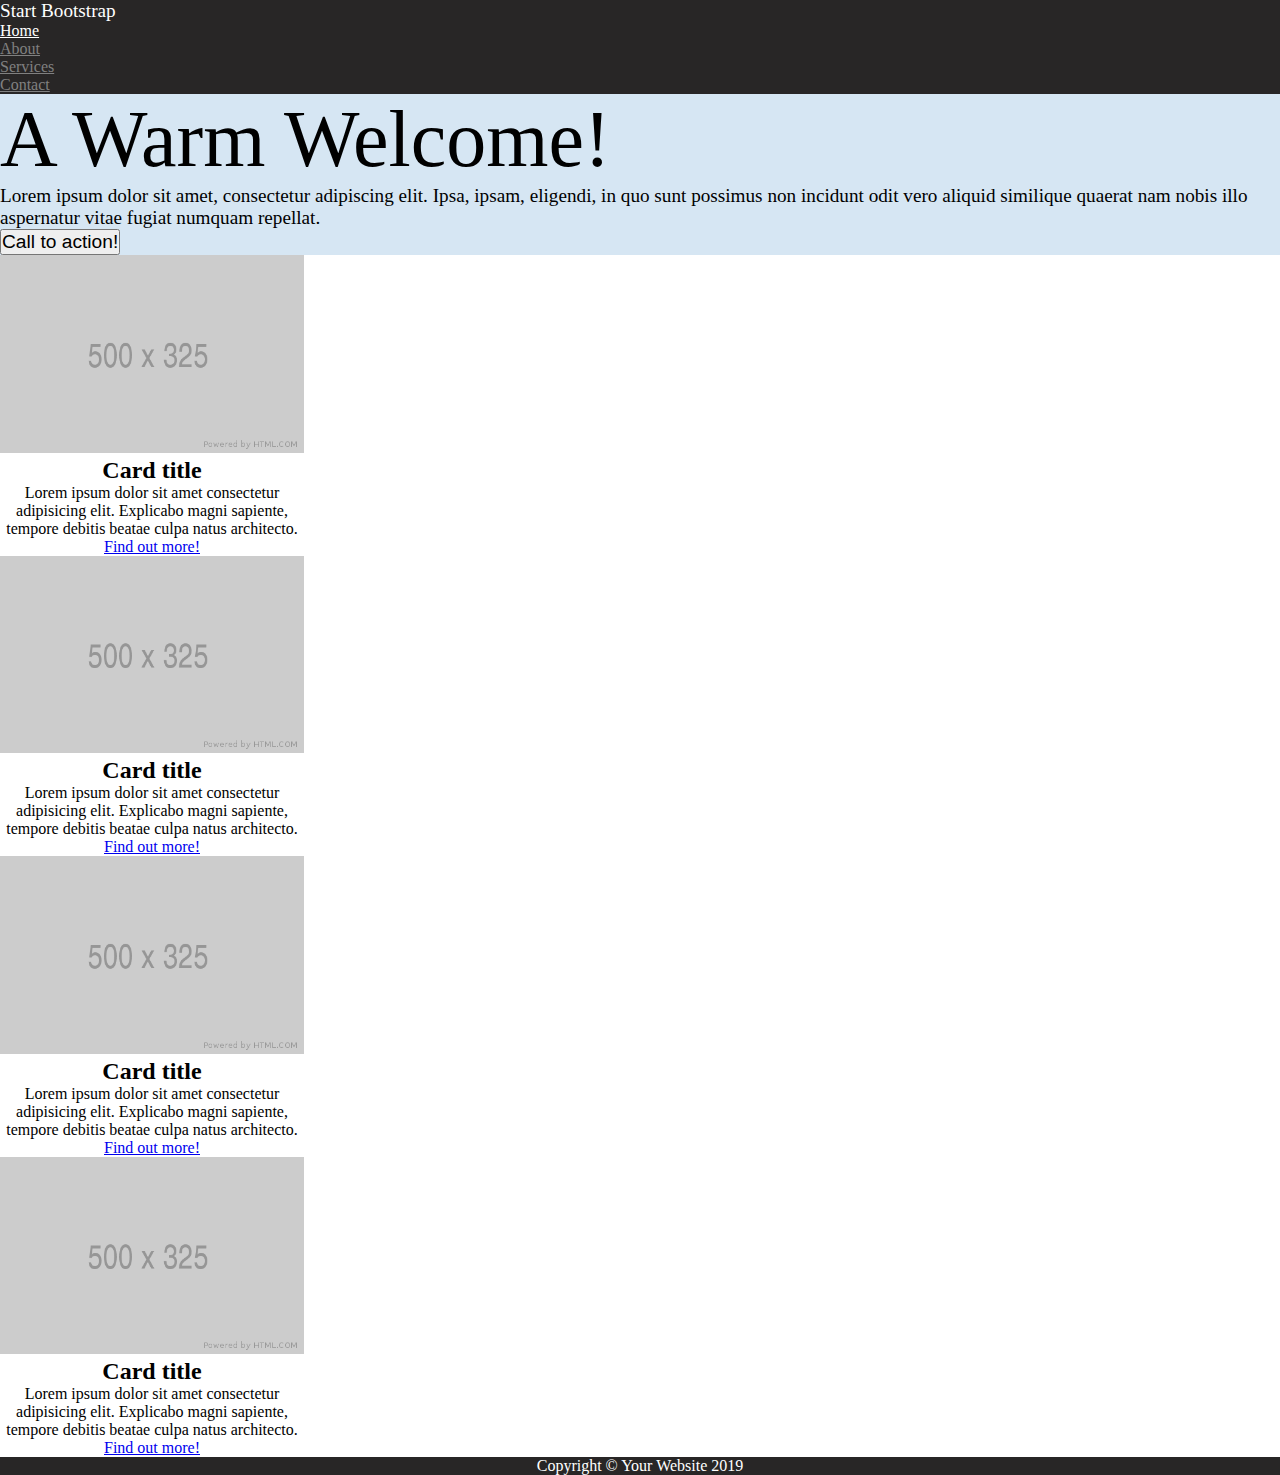
<file: Bootstrap_example/index.html>
<!DOCTYPE html>
<html lang="en">
  <head>
    <meta charset="UTF-8" />
    <meta
      name="viewport"
      content="width=device-width,
      initial-scale=1.0
      shrink-to-fit=no"
    />
    <title>Start Bootstrap</title>
    <link
      href="https://cdn.jsdelivr.net/npm/bootstrap@5.3.2/dist/css/bootstrap.min.css"
      rel="stylesheet"
      integrity="sha384-T3c6CoIi6uLrA9TneNEoa7RxnatzjcDSCmG1MXxSR1GAsXEV/Dwwykc2MPK8M2HN"
      crossorigin="anonymous"
    />
    <link rel="stylesheet" href="./assets/styles/style.css" />
    <link
      rel="shortcut icon"
      href="./assets/images/icon.png"
      type="image/png"
    />
  </head>
  <body>
    <header class="container-fluid dark">
      <div class="container">
        <div class="row justify-content-between align-items-center">
          <div class="col differ differbig">Start Bootstrap</div>
          <div class="col align-middle">
            <ul class="nav justify-content-end">
              <li class="nav-item">
                <a class="nav-link differ" aria-current="page" href="#">Home</a>
              </li>
              <li class="nav-item">
                <a class="nav-link majority" href="#">About</a>
              </li>
              <li class="nav-item">
                <a class="nav-link majority" href="#">Services</a>
              </li>
              <li class="nav-item">
                <a class="nav-link majority" href="#">Contact</a>
              </li>
            </ul>
          </div>
        </div>
      </div>
    </header>
    <!-- тут кончается header -->
    <main>
      <div class="container container1 pl-0 pt-3 pb-4 mt-5 mb-5">
        <div class="row">
          <div class="col"><p class="h1">A Warm Welcome!</p></div>
        </div>
        <div class="row">
          <div class="col">
            <div class="container1-text differbig p-1">
              Lorem ipsum dolor sit amet, consectetur adipiscing elit. Ipsa,
              ipsam, eligendi, in quo sunt possimus non incidunt odit vero
              aliquid similique quaerat nam nobis illo aspernatur vitae fugiat
              numquam repellat.
            </div>
          </div>
        </div>
        <div class="row p-1">
          <div class="col">
            <button type="button" class="btn btn-primary btncall differbig">
              Call to action!
            </button>
          </div>
        </div>
      </div>
      <!-- конец верхнего контейнера  -->
      <div class="container container2 p-0 mb-5">
        <div class="row">
          <div class="col">
            <div class="card">
              <img
                src="./assets/images/pic.png"
                class="card-img-top"
                alt="pic"
              />
              <div class="card-body">
                <h5 class="card-title">Card title</h5>
                <p class="card-text">
                  Lorem ipsum dolor sit amet consectetur adipisicing elit.
                  Explicabo magni sapiente, tempore debitis beatae culpa natus
                  architecto.
                </p>
                <div class="card-footer">
                  <a href="#" class="btn btn-primary">Find out more!</a>
                </div>
              </div>
            </div>
          </div>
          <div class="col">
            <div class="card">
              <img
                src="./assets/images/pic.png"
                class="card-img-top"
                alt="pic"
              />
              <div class="card-body">
                <h5 class="card-title">Card title</h5>
                <p class="card-text">
                  Lorem ipsum dolor sit amet consectetur adipisicing elit.
                  Explicabo magni sapiente, tempore debitis beatae culpa natus
                  architecto.
                </p>
                <div class="card-footer">
                  <a href="#" class="btn btn-primary">Find out more!</a>
                </div>
              </div>
            </div>
          </div>
          <div class="col">
            <div class="card">
              <img
                src="./assets/images/pic.png"
                class="card-img-top"
                alt="pic"
              />
              <div class="card-body">
                <h5 class="card-title">Card title</h5>
                <p class="card-text">
                  Lorem ipsum dolor sit amet consectetur adipisicing elit.
                  Explicabo magni sapiente, tempore debitis beatae culpa natus
                  architecto.
                </p>
                <div class="card-footer">
                  <a href="#" class="btn btn-primary">Find out more!</a>
                </div>
              </div>
            </div>
          </div>
          <div class="col">
            <div class="card">
              <img
                src="./assets/images/pic.png"
                class="card-img-top"
                alt="pic"
              />
              <div class="card-body">
                <h5 class="card-title">Card title</h5>
                <p class="card-text">
                  Lorem ipsum dolor sit amet consectetur adipisicing elit.
                  Explicabo magni sapiente, tempore debitis beatae culpa natus
                  architecto.
                </p>
                <div class="card-footer">
                  <a href="#" class="btn btn-primary">Find out more!</a>
                </div>
              </div>
            </div>
          </div>
        </div>
      </div>
    </main>
    <footer class="container-fluid dark p-4">
      <div class="differ">Copyright &copy; Your Website 2019</div>
    </footer>
    <script
      src="https://cdn.jsdelivr.net/npm/@popperjs/core@2.11.8/dist/umd/popper.min.js"
      integrity="sha384-I7E8VVD/ismYTF4hNIPjVp/Zjvgyol6VFvRkX/vR+Vc4jQkC+hVqc2pM8ODewa9r"
      crossorigin="anonymous"
    ></script>
    <script
      src="https://cdn.jsdelivr.net/npm/bootstrap@5.3.2/dist/js/bootstrap.min.js"
      integrity="sha384-BBtl+eGJRgqQAUMxJ7pMwbEyER4l1g+O15P+16Ep7Q9Q+zqX6gSbd85u4mG4QzX+"
      crossorigin="anonymous"
    ></script>
  </body>
</html>
</file>
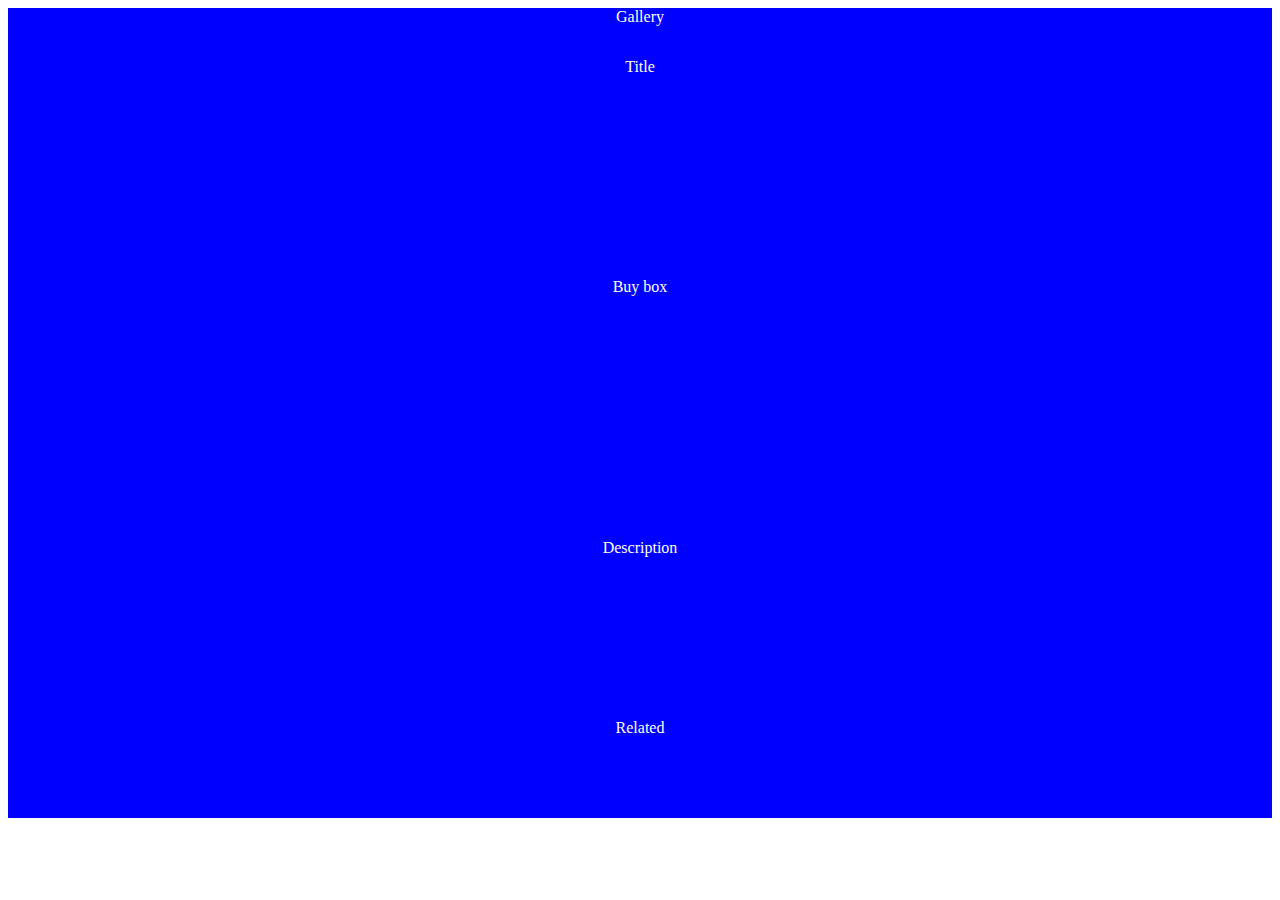
<file: question3/index.html>
<!DOCTYPE html>
<html lang="en">
  <head>
    <meta charset="UTF-8" />
    <meta name="viewport" content="width=device-width, initial-scale=1.0" />
    <title>Document</title>
    <link
      href="https://cdn.jsdelivr.net/npm/bootstrap@5.3.2/dist/css/bootstrap.min.css"
      rel="stylesheet"
      integrity="sha384-T3c6CoIi6uLrA9TneNEoa7RxnatzjcDSCmG1MXxSR1GAsXEV/Dwwykc2MPK8M2HN"
      crossorigin="anonymous"
    />
    <link rel="stylesheet" href="./style.css" />
  </head>
  <body>
    <div class="container-fluid">
      <div class="row row1">
        <div class="col-6 p-0 mt-1">
          <div class="gallery fill">Gallery</div>
        </div>
        <div class="col-6 titlebuy p-0">
          <div class="title fill m-1">Title</div>
          <div class="buybox fill m-1">Buy box</div>
        </div>
      </div>
    </div>
    <div class="row row2 m-1">
      <div class="col description p-0">
        <div class="description fill">Description</div>
      </div>
    </div>
    <div class="row row3 m-1">
      <div class="col related p-0"><div class="related fill">Related</div></div>
    </div>
    <script
      src="https://cdn.jsdelivr.net/npm/@popperjs/core@2.11.8/dist/umd/popper.min.js"
      integrity="sha384-I7E8VVD/ismYTF4hNIPjVp/Zjvgyol6VFvRkX/vR+Vc4jQkC+hVqc2pM8ODewa9r"
      crossorigin="anonymous"
    ></script>
    <script
      src="https://cdn.jsdelivr.net/npm/bootstrap@5.3.2/dist/js/bootstrap.min.js"
      integrity="sha384-BBtl+eGJRgqQAUMxJ7pMwbEyER4l1g+O15P+16Ep7Q9Q+zqX6gSbd85u4mG4QzX+"
      crossorigin="anonymous"
    ></script>
  </body>
</html>
</file>
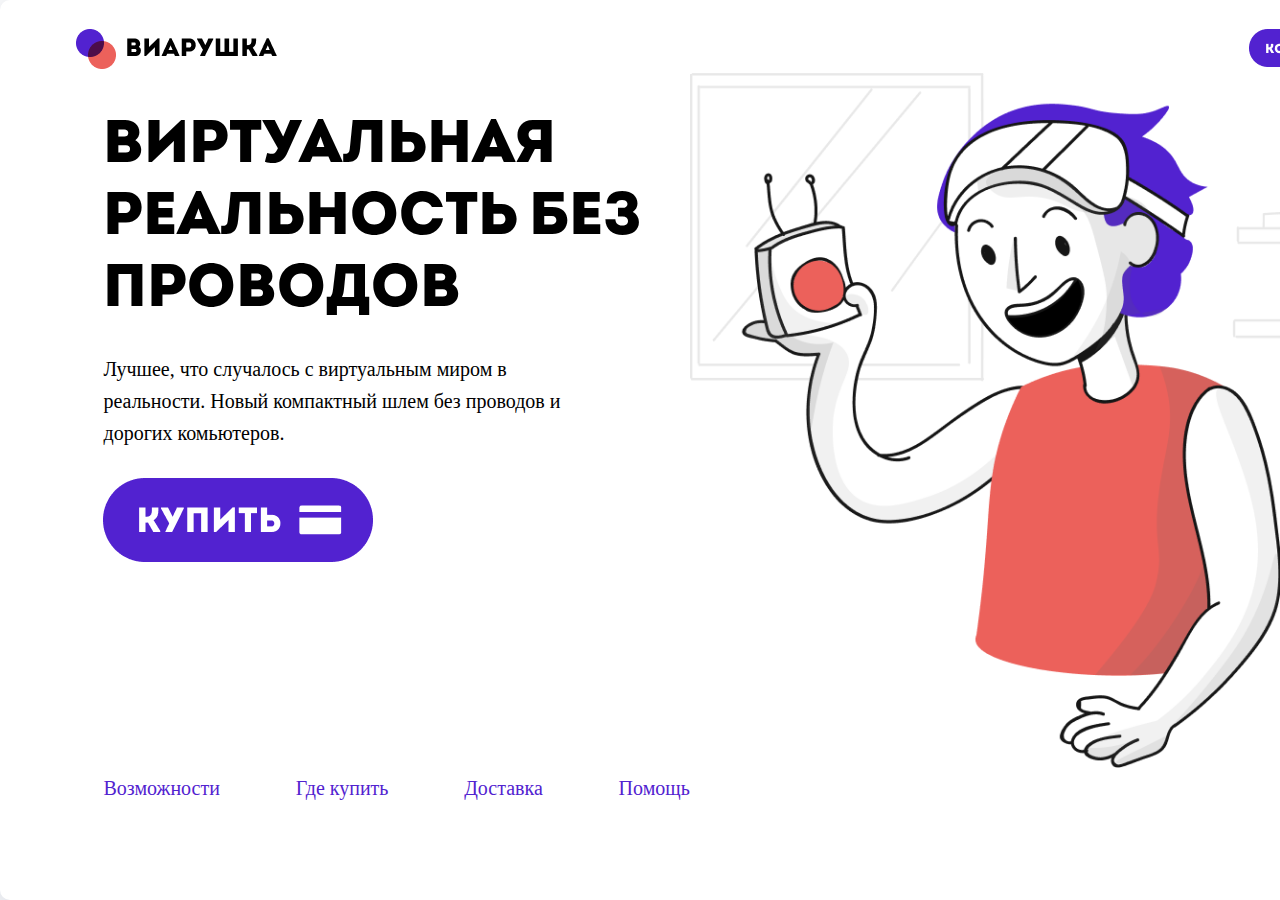
<file: figma_page/index1.html>
<!DOCTYPE html>
<html lang="en">
  <head>
    <meta charset="UTF-8" />
    <meta name="viewport" content="width=device-width, initial-scale=1.0" />
    <title>VR</title>
    <link rel="stylesheet" href="./assets/styles/normalize.css" />
    <link rel="stylesheet" href="./assets/styles/style.css" />
  </head>
  <body>
    <div class="vr1">
      <div class="vr1__header header">
        <div class="header__logo">
          <img src="./assets/images/header/logo.png" alt="Логотип" />
        </div>
        <div class="header__button">
          <img src="./assets/images/header/button-cart.png" alt="Корзина" />
        </div>
      </div>
      <div class="body">
        <div class="body__info">
          <div class="body__main">
            <div class="body__title title">
              Виртуальная реальность без проводов
            </div>
            <div class="body__text text">
              Лучшее, что случалось с виртуальным миром в реальности. Новый
              компактный шлем без проводов и дорогих комьютеров.
            </div>
            <div class="body__button">
              <img src="./assets/images/body/01.png" alt="Купить" />
            </div>
          </div>
          <nav class="body__menu menu">
            <a href="#" class="menu__link">Возможности</a>
            <a href="#" class="menu__link">Где купить</a>
            <a href="#" class="menu__link">Доставка</a>
            <a href="#" class="menu__link">Помощь</a>
          </nav>
        </div>
        <div class="body__picture">
          <img src="./assets/images/body/02.png" alt="Человек" />
        </div>
      </div>
    </div>
  </body>
</html>
</file>
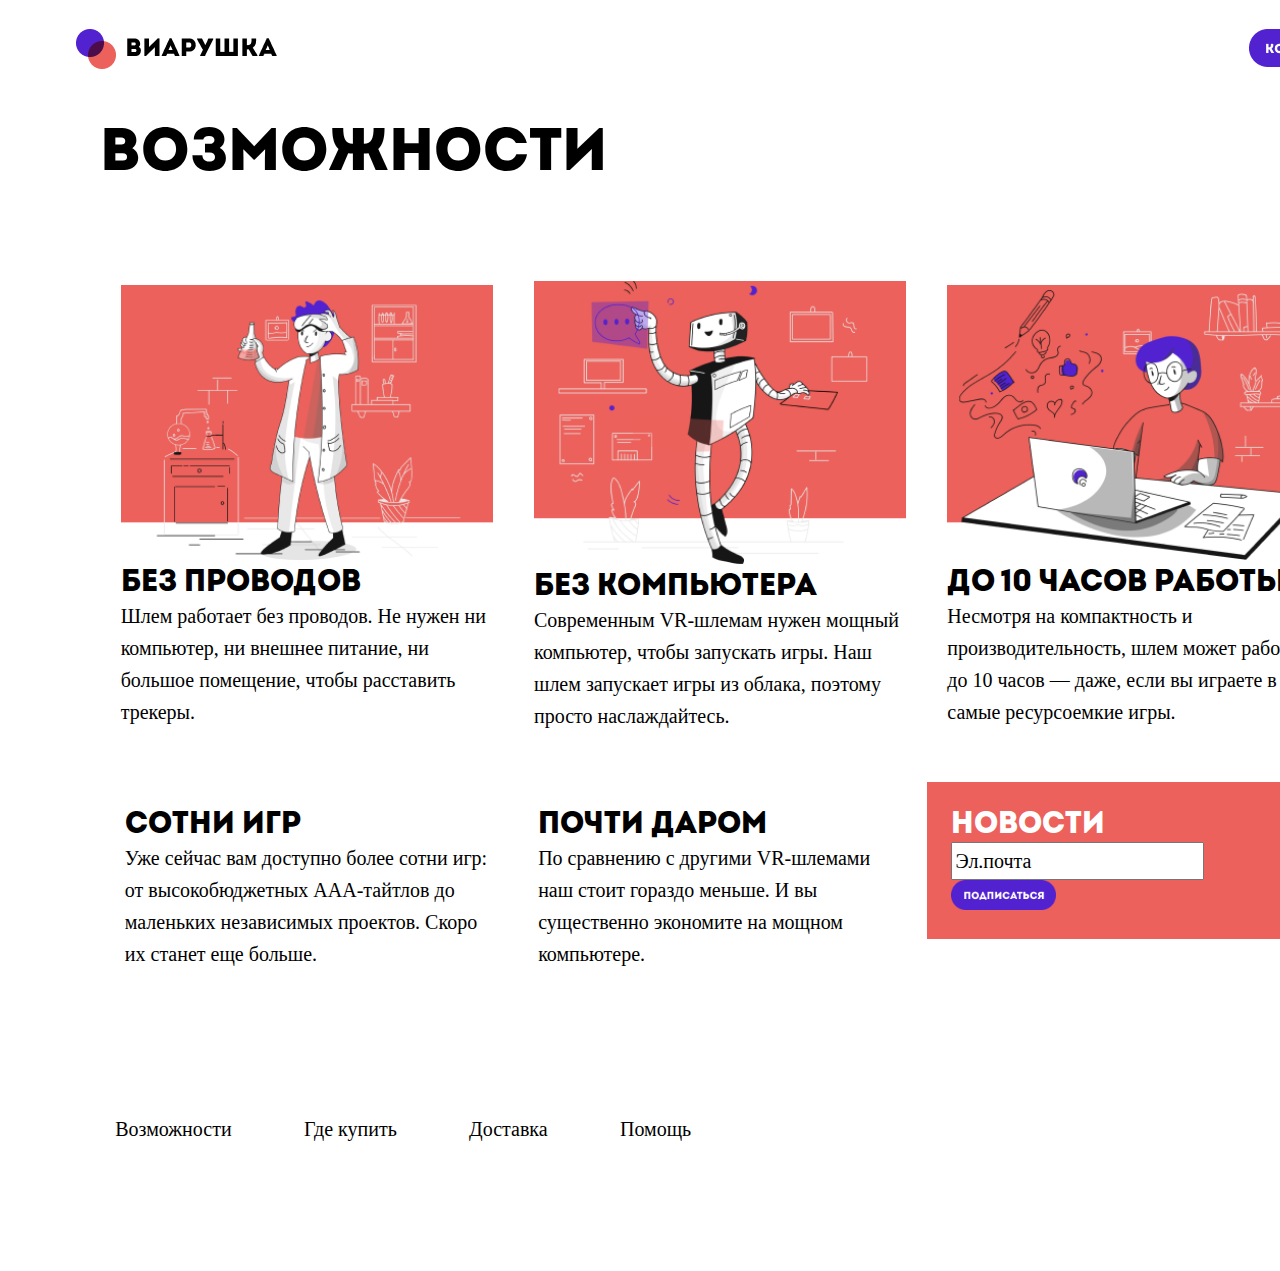
<file: figma_page/index2.html>
<!DOCTYPE html>
<html lang="en">
  <head>
    <meta charset="UTF-8" />
    <meta name="viewport" content="width=device-width, initial-scale=1.0" />
    <title>VR</title>
    <link rel="stylesheet" href="./assets/styles/normalize.css" />
    <link rel="stylesheet" href="./assets/styles/style.css" />
  </head>
  <body>
    <div class="vr2">
      <div class="vr2__header header">
        <div class="header__logo">
          <img src="./assets/images/header/logo.png" alt="Логотип" />
        </div>
        <div class="header__button">
          <img src="./assets/images/header/button-cart.png" alt="Корзина" />
        </div>
      </div>
      <div class="container">
        <div class="container__main">
          <div class="container__title title">Возможности</div>
          <div class="container__box">
            <div class="container__row1">
              <div class="item-row1 item">
                <div class="item-row1__icon">
                  <img src="./assets/images/row1/01.png" alt="Без проводов" />
                </div>
                <div class="item-row1__title small-title">Без проводов</div>
                <div class="item-row1__text text">
                  Шлем работает без проводов. Не нужен ни компьютер, ни внешнее
                  питание, ни большое помещение, чтобы расставить трекеры.
                </div>
              </div>
              <div class="item-row1 item">
                <div class="item-row1__icon">
                  <img src="./assets/images/row1/02.png" alt="Без компьютера" />
                </div>
                <div class="item-row1__title small-title">Без компьютера</div>
                <div class="item-row1__text text">
                  Современным VR-шлемам нужен мощный компьютер, чтобы запускать
                  игры. Наш шлем запускает игры из облака, поэтому просто
                  наслаждайтесь.
                </div>
              </div>
              <div class="item-row1 item">
                <div class="item-row1__icon">
                  <img
                    src="./assets/images/row1/03.png"
                    alt="До 10 часов работы"
                  />
                </div>
                <div class="item-row1__title small-title">
                  До 10 часов работы
                </div>
                <div class="item-row1__text text">
                  Несмотря на компактность и производительность, шлем может
                  работать до 10 часов — даже, если вы играете в самые
                  ресурсоемкие игры.
                </div>
              </div>
            </div>
            <div class="container__row2">
              <div class="item-row2 item">
                <div class="item-row2__title small-title">Сотни игр</div>
                <div class="item-row2__text text">
                  Уже сейчас вам доступно более сотни игр: от высокобюджетных
                  ААА-тайтлов до маленьких независимых проектов. Скоро их станет
                  еще больше.
                </div>
              </div>
              <div class="item-row2 item">
                <div class="item-row2__title small-title">Почти даром</div>
                <div class="item-row2__text text">
                  По сравнению с другими VR-шлемами наш стоит гораздо меньше. И
                  вы существенно экономите на мощном компьютере.
                </div>
              </div>
              <div class="item-row2 item-row2_form item">
                <div class="item-row2__title small-title small-title_form">
                  Новости
                </div>
                <input class="text" type="text" value="Эл.почта" />
                <div class="item-row2__signup">
                  <img
                    src="./assets/images/row2/button.png"
                    alt="Подписаться"
                  />
                </div>
              </div>
            </div>
          </div>
        </div>
        <nav class="container__menu menu">
          <a href="#" class="menu__link menu__link_passive">Возможности</a>
          <a href="#" class="menu__link menu__link_passive">Где купить</a>
          <a href="#" class="menu__link menu__link_passive">Доставка</a>
          <a href="#" class="menu__link menu__link_passive">Помощь</a>
        </nav>
      </div>
    </div>
  </body>
</html>
</file>
<file: Bootstrap_example/assets/styles/style.css>
*{
    margin: 0;
    padding: 0;
    box-sizing: border-box;
}
body{
    border-radius: 15px;
    margin: auto;
}
header{
    height:10%;
}
.h1{
    font-size: 5rem;
    font-weight: 300;
}
.container1{
    background-color: rgb(214, 230, 243); 
}
.card{
    width:19rem;
    text-align: center;
}
img{
    max-width: 100%;}
.card-title{
    font-size: 1.5rem;
}
footer{
    height: 20%;
    display: flex;
    justify-content: center;

}
.dark{
    background-color: rgb(40, 38, 38);
}
.differ{
    color:white;
}
.majority{
    color: gray;
}
.differbig{
    font-size: 1.2rem;
}
</file>
<file: question3/style.css>
.fill{
    display:flex;
    justify-content: center;
    align-items: center;
    color: white;
    background-color: blue
}
.row1{
    height: 50vh;
}
.gallery{
    height: 100%;
}
.titlebuy{
    height: 100%;
}
.title{
    height: 18%;
}
.buybox{
    height: 80%;
}
.row2{
    height: 20vh;}
.description{
    height: 100%;
}    
.row3{
    height: 20vh;
}
.related{
    height: 100%;
}
</file>
<file: figma_page/assets/styles/style.css>
@font-face {
    font-family: "Intro";
    font-style: normal;
    font-weight: 300;
    src: url(./fonts/IntroDemo-BlackCAPS.otf);
}
@font-face{
    font-family: "Roboto Slab";
    font-style: normal;
    font-weight: 400;
    src: url('https://fonts.googleapis.com/css2?family=Montserrat&family=Roboto+Slab:wght@300&family=Roboto:wght@700&family=Sofia+Sans:wght@800&display=swap');}
.vr1 {
    margin: auto;
    width: 1440px;
    height: 900px;
    border-radius: 10px;
    background: #FFF;
    box-shadow: 0px 20px 100px 0px rgba(8, 24, 81, 0.25);
}
.vr2{
    width: 1440px;
    height: 1271px;
    background: var(--, #FFF);
}
.vr1__header {
    padding:2% 76px 0px 76px;
}
.vr2__header {
    padding:2% 76px 0px 76px;
}
.header {
    display: flex;
    justify-content: space-between;
}
.body {
    display: flex;
    flex-direction: row;
    height: 85%;
}
.body__info {
    display: flex;
    flex-direction: column;
    justify-content: space-between;
    width: 50%;
}
.body__main {
    height: 60%;
    width: 542px;
    display: flex;
    flex-direction: column;
    justify-content: space-between;
    padding: 5% 10% 5% 15%;
}
.title {
    color: var(--, #000);
    font-family: Intro ;
    font-size: 60px;
    font-style: normal;
    font-weight: 400;
    line-height: 120%;
}
.container__title{
    margin: auto;
    width: 1240px;
    padding:3% 0 3% 0;
}
.body__text {
    width: 487px;
    height: 96px;
}
.text {
    color: var(--, #000);
    font-family: Roboto Slab;
    font-size: 20px;
    font-style: normal;
    font-weight: 300;
    line-height: 160%;
}
.body__menu {    
    display: flex;
    justify-content: space-between;
    padding: 5% 0% 5% 15%;
}
.container__menu {    
    display: flex;
    justify-content: space-between;
    width:40%;
    padding: 5% 0% 5% 8%;
}
.menu__link{
    text-decoration: none;
    color: #5222D0;
    font-family: Roboto Slab;
    font-size: 20px;
    font-style: normal;
    font-weight: 300;
    line-height: 160%; 
}
.menu__link_passive{
    color: black;
}
.body__picture img{
    width:100%;
    max-width:100%;
}
.container__box{
    margin: auto;
    width: 1240px;
    display: flex;
    flex-direction: column;
}
.container__row1{
    height: 550px;
    display: flex;
    flex-direction: row;
    justify-content: space-around;
    align-items: center;
}
.container__row2{
    height: 259px;
    display: flex;
    flex-direction: row;
    justify-content: space-around;
    align-items: flex-start;
}
.item{
    width:30%;
    text-align:start;
}
.item-row2{
    padding: 2%;
}
.item img{
    width: 100%;
    max-width:100%
}
.small-title{
    color: var(--, #000);
    font-family: Intro ;
    font-size: 30px;
    font-style: normal;
    font-weight: 400;
    line-height: 120%; /* 36px */
}
.small-title_form{
    color: white;
}
.item-row2_form{
    background: #EC615B;
    width:30%;
}
.item-row2__signup img{
    width: 105px;
}
</file>
